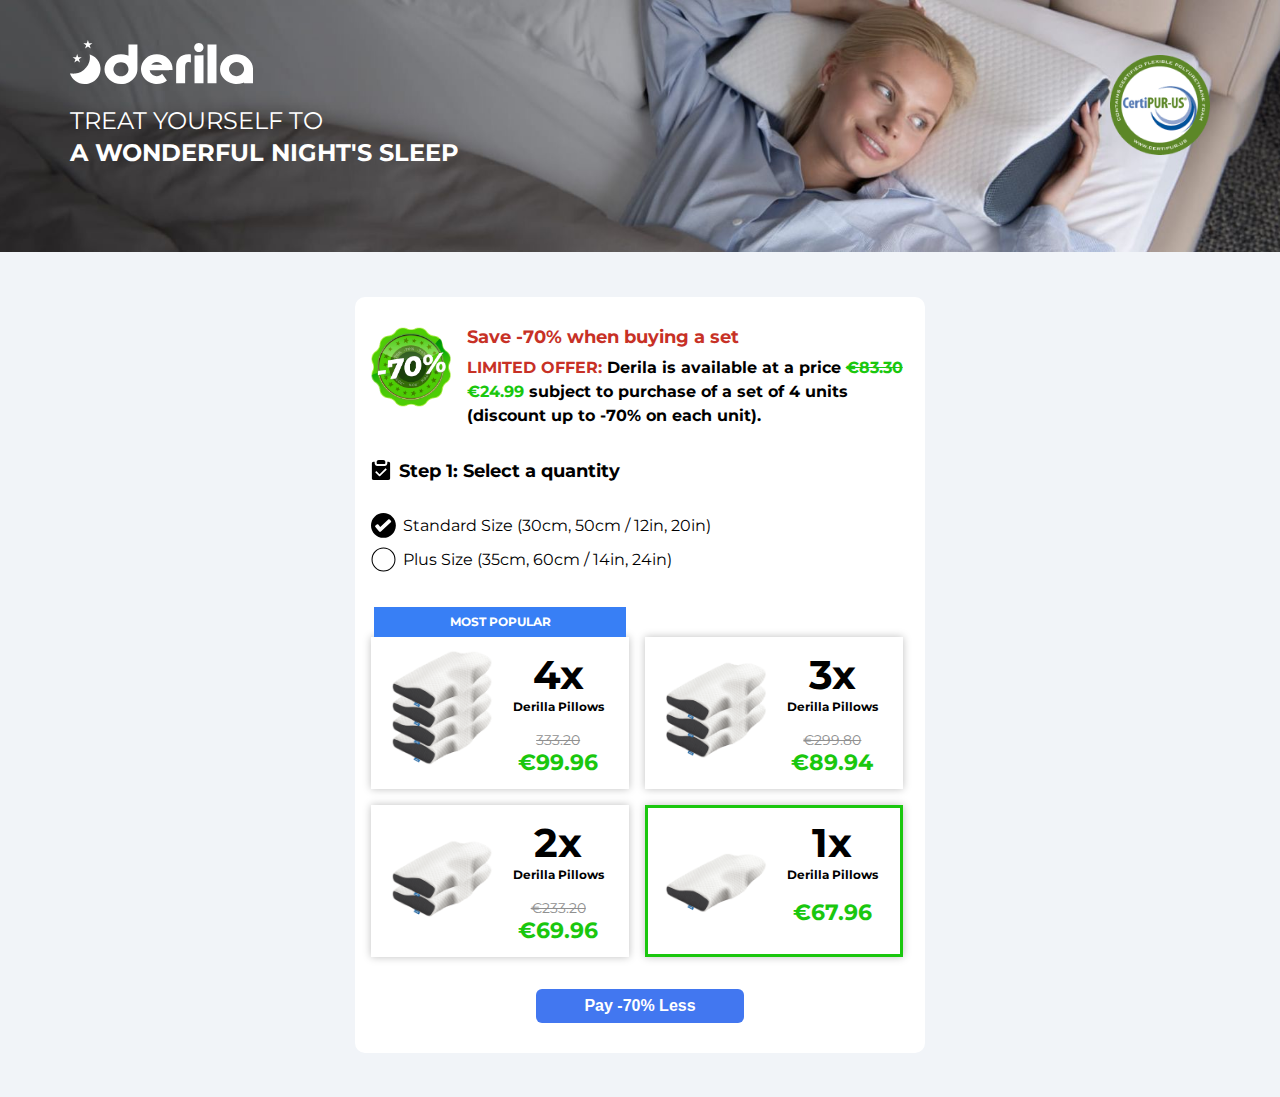
<file: payment.html>
<!DOCTYPE html>
<html lang="en">
  <head>
    <meta charset="UTF-8" />
    <meta name="viewport" content="width=device-width, initial-scale=1.0" />

    <link
      href="https://fonts.googleapis.com/css2?family=Montserrat:ital,wght@0,100..900;1,100..900&display=swap"
      rel="stylesheet"
    />
    <link rel="stylesheet" href="styles/styles.css" />
    <link rel="stylesheet" href="styles/payment.css" />

    <script
      src="https://code.jquery.com/jquery-3.7.1.min.js"
      integrity="sha256-/JqT3SQfawRcv/BIHPThkBvs0OEvtFFmqPF/lYI/Cxo="
      crossorigin="anonymous"
    ></script>

    <script src="payment.js"></script>

    <title>Payment</title>
  </head>
  <body>
    <header>
      <div class="container">
        <div class="payment-header">
          <div class="left">
            <a href="/"><img src="img/logo-white.svg" alt="" /></a>
            <div>TREAT YOURSELF TO</div>
            <div><strong>A WONDERFUL NIGHT'S SLEEP </strong></div>
          </div>
          <div class="right">
            <img src="img/payment/badge.png" alt="" width="100" height="100" />
          </div>
        </div>
      </div>
    </header>

    <main>
      <div class="container">
        <div class="left">
          <div class="discount">
            <img
              src="img/payment/discount-badge.png"
              alt=""
              width="80"
              height="80"
            />
            <div>
              <h4 class="text-red">Save -70% when buying a set</h4>
              <div>
                <span class="text-red">LIMITED OFFER:</span> Derila is available
                at a price
                <span class="text-green"><s>€83.30</s> €24.99</span> subject to
                purchase of a set of 4 units (discount up to -70% on each unit).
              </div>
            </div>
          </div>

          <form class="payment-form" id="paymentForm">
            <div class="step">
              <img src="img/payment/select.svg" alt="" width="20" height="20" />
              Step 1: Select a quantity
            </div>
            <div class="choose-size">
              <input type="radio" name="size" id="size1" checked />
              <label for="size1">Standard Size (30cm, 50cm / 12in, 20in)</label>
              <input type="radio" name="size" id="size2" />
              <label for="size2">Plus Size (35cm, 60cm / 14in, 24in)</label>
            </div>

            <div class="choose-qty">
              <input type="radio" name="qty" id="qty4" />
              <label for="qty4" class="qty-item">
                <div class="popular">Most popular</div>
                <img src="img/payment/4.png" alt="" />
                <div>
                  <div class="qty">4x</div>
                  <div class="name">Derilla Pillows</div>
                  <div class="old-price"><s>333.20</s></div>
                  <div class="price">€99.96</div>
                </div>
              </label>
              <input type="radio" name="qty" id="qty3" />
              <label for="qty3" class="qty-item">
                <img src="img/payment/3.png" alt="" />
                <div>
                  <div class="qty">3x</div>
                  <div class="name">Derilla Pillows</div>
                  <div class="old-price"><s>€299.80</s></div>
                  <div class="price">€89.94</div>
                </div>
              </label>
              <input type="radio" name="qty" id="qty2" />
              <label for="qty2" class="qty-item">
                <img src="img/payment/2.png" alt="" />
                <div>
                  <div class="qty">2x</div>
                  <div class="name">Derilla Pillows</div>
                  <div class="old-price"><s>€233.20</s></div>
                  <div class="price">€69.96</div>
                </div>
              </label>
              <input type="radio" name="qty" id="qty1" checked />
              <label for="qty1" class="qty-item">
                <img src="img/payment/1.png" alt="" />
                <div>
                  <div class="qty">1x</div>
                  <div class="name">Derilla Pillows</div>
                  <div class="price">€67.96</div>
                </div>
              </label>
            </div>

            <div class="text-center">
              <button
                type="submit"
                class="cta-btn cta-btn-small"
                style="border: none"
              >
                Pay -70% Less
              </button>
            </div>
          </form>
        </div>
      </div>
    </main>
  </body>
</html>
</file>
<file: styles/styles.css>
*{box-sizing:border-box}html,body{margin:0;padding:0;box-sizing:content-box}body{font-family:"Montserrat",sans-serif;font-optical-sizing:auto;font-weight:400;font-style:normal;overflow-x:hidden;padding:0 0 44px}.container{width:100%;margin-right:auto;margin-left:auto;padding:0 40px;max-width:1220px}h1{font-size:3rem;line-height:1.17;margin:0}h2{font-size:3rem;line-height:1.17;margin:0}h3{font-size:2rem;line-height:1.17;margin:0}h4{font-size:1.175rem;line-height:1.17;margin:0}.cta-btn{display:inline-block;font-size:1.5rem;font-weight:700;padding:.5rem 2.5rem;background-color:#4277f0;border-radius:.375rem;color:#fff;text-decoration:none;transition:all ease 200ms;text-align:center}.cta-btn:hover{transform:scale(1.05)}.cta-btn-small{padding:.5rem 3rem;font-size:1rem}.text-center{text-align:center}.header{background:#fff;padding:16px 40px 13px}.header .container{display:flex;justify-content:space-between;align-items:center}.header .logo img{width:150px;height:40px}.header .right{display:flex;align-items:center;gap:2rem}.header .flag img{width:32px}.header nav ul{list-style:none;display:flex;gap:18px}.header nav ul a{color:#000;text-decoration:none;text-transform:uppercase}.header nav ul li:last-child a{font-weight:700;text-decoration:underline}.header button{border:none;background:none}.section-1{background:url(../img/section-1/bg.jpg) center no-repeat;background-size:cover;height:800px;position:relative;z-index:2}.section-1 .cta{color:#fff;padding:5rem 0;font-weight:700;text-align:center;max-width:700px;margin:0 -40px}.section-1 .cta .stars{max-width:150px}.section-1 .cta h1{margin:.375rem 0 1.375rem}.section-1 .cta .cta-text-sm{font-size:.875rem;line-height:1.2rem}.section-1 .cta .cta-text-md{font-size:2rem}.section-1 .cta .cta-text-lg{font-size:6rem;line-height:6.2rem}.section-1 .cta .cta-btn-wrapper{display:inline-block;margin:2rem 0 1.375rem}.section-1 .channels{margin:2.725rem 0 0;padding:0 12px;color:#fff}.section-1 .channels .channels-images{display:flex;gap:1.25rem;justify-content:space-between;align-items:center}.section-1 .channels .channels-images img{max-width:128px;max-height:60px}.section-1 .channels p{margin:2.725rem auto;text-align:center}.section-2{text-align:center;padding:3.5rem;overflow:hidden}.section-2 h1,.section-2 p,.section-2 .lists{position:relative;z-index:2}.section-2 p{margin:1.5rem 0;line-height:1.5rem}.section-2 .video-wrapper{height:400px}.section-2 .video-container{width:100%;height:100%}.section-2 .video{margin:-1.5rem 0 0;position:relative;z-index:1;width:100%;height:100%;transform:scale(2.5)}.section-2 .lists{margin:1.2rem auto 0;display:flex;gap:2rem;justify-content:space-between;align-items:start;text-align:left;max-width:940px}.section-2 .lists>div{width:33.3%}.section-2 .lists ul{padding:0 0 0 1rem;line-height:1.4rem}.cta-fixed-block{position:relative;z-index:10;height:47px}.cta-fixed-block .scrollable{background:#f2f2f2;padding:.875rem 0}.cta-fixed-block .scrollable.fixed{position:fixed;z-index:10;top:0;width:100%;max-width:2000px}.cta-fixed-block .container{display:flex;gap:3rem;justify-content:space-between;align-items:center}.cta-fixed-block .logo-stars{display:flex;gap:1.825rem;align-items:center}.cta-fixed-block .logo img{width:150px;height:40px}.cta-fixed-block .stars{max-width:150px}.section-3{position:relative;z-index:2;background:url(../img/section-3/bg.jpg) center no-repeat;background-size:cover;color:#fff;padding:5rem 0}.section-3 .container{padding:0;max-width:1250px}.section-3 .opinion{width:46%;margin-left:51.5%}.section-3 .opinion h1{margin:0 0 1.875rem}.section-3 .opinion p{line-height:1.5rem;margin:0}.section-3 .link-wrapper{display:flex;align-items:center;gap:2rem}.section-3 .link-wrapper a{color:#fff;font-weight:700;text-decoration:none;text-transform:uppercase;border:1px solid #fff;border-radius:10px;padding:1rem .825rem}.section-3 .link-wrapper img{max-width:140px}.section-4{padding:5.125rem 0 5rem}.section-4 h1{text-align:center}.section-4 .no-pain{position:relative;display:grid;grid-template-columns:46% 48.5%;gap:2rem;justify-content:space-between;align-items:center;margin:2.375rem 0 0}.section-4 .no-pain>div{position:relative;z-index:2}.section-4 .no-pain .bg-number{max-width:350px;position:absolute;z-index:1;top:0;left:-11%}.section-4 .no-pain h2{margin:0 0 1.5rem;max-width:500px}.section-4 .no-pain p{margin:0 0 1.5rem;line-height:1.5rem}.section-4 .no-pain img{max-width:100%;height:auto}.section-5{position:relative;z-index:2;background:url(../img/section-5/bg.jpg) center no-repeat;background-size:cover;padding:4.875rem 0 0}.section-5 .sleep-score{position:relative;display:grid;gap:2rem;grid-template-columns:55% 45%}.section-5 .sleep-score .bg-number{max-width:350px;position:absolute;z-index:1;top:0;left:-11%}.section-5 .sleep-score .text{align-self:center}.section-5 .sleep-score .text h2{max-width:400px;margin:2rem 0}.section-5 .sleep-score .text p{max-width:550px;margin:0 0 2rem;line-height:1.5rem}.section-5 .phone{position:relative;max-width:421px}.section-5 .phone .score{position:absolute;top:34.5%;left:50%;transform:translateX(-53%);font-size:5rem;font-weight:700;color:#fff}.section-5 .phone img{display:block;max-width:421px}.section-6{padding:2.5rem 0 1.625rem}.section-6 h2{text-align:center;margin:0 0 2.5rem}.section-6 .pillows{position:relative;display:grid;grid-template-columns:50% 50%;gap:1.5rem}.section-6 .pillows .bg-number{max-width:350px;position:absolute;z-index:1;top:0;left:-11%}.section-6 .pillows h4{margin:1rem 0 0}.section-6 .pillows p{line-height:1.5rem}.section-6 .pillows img{max-width:97%;height:auto}.section-7{padding:2.5rem 0 4.325rem;background-color:#f2f2f2}.section-7 .positions{position:relative}.section-7 .positions .bg-number{max-width:350px;position:absolute;z-index:1;top:0;right:-5.5%}.section-7 .positions .grid{display:flex;justify-content:space-between;gap:5.475rem;align-items:center}.section-7 .positions .grid .photos{display:grid;grid-template-columns:50% 50%;gap:1rem;text-align:center;padding:2.4rem 0 0}.section-7 .positions .grid .photos img{max-width:100%;height:auto}.section-7 .positions .grid .photos strong{display:block;margin:.875rem 0}.section-7 .positions .grid .text h2{margin:2rem 0}.section-7 .positions .grid .text p{line-height:1.5rem;max-width:500px;margin:0 0 2rem}.section-8{padding:2.725rem 0 4.875rem}.section-8 h1{text-align:center}.section-8 .no-pain{position:relative;display:grid;grid-template-columns:46% 48.5%;gap:2rem;justify-content:space-between;align-items:center;margin:2.375rem 0 0}.section-8 .no-pain>div{position:relative;z-index:2}.section-8 .no-pain .bg-number{max-width:350px;position:absolute;z-index:1;top:0;left:-11%}.section-8 .no-pain h2{margin:1rem 0 1.5rem;max-width:500px}.section-8 .no-pain p{margin:0 0 1.5rem;line-height:1.5rem}.section-8 .no-pain img{max-width:100%;height:auto}.section-9{background:url(../img/section-9/bg.jpg) center no-repeat;background-size:cover;padding:5rem 0 6rem;color:#fff}.section-9 .standart{max-width:550px}.section-9 .standart h2{margin:0 0 1.5rem}.section-9 .standart p{margin:0 0 1.5rem;line-height:1.5rem}.section-10{padding:5rem 0 7.5rem}.section-10 .sizes{display:grid;gap:2rem;grid-template-columns:49.5% 50.5%}.section-10 .sizes h2{margin:0 0 1.5rem}.section-10 .sizes p{line-height:1.5rem;max-width:520px;margin:0 0 1.4rem}.section-10 .sizes .sizes-img{position:relative}.section-10 .sizes .sizes-img .img-container{position:absolute;padding:0 0 3rem}.section-10 .sizes .sizes-img label{position:absolute;bottom:-2.3rem;left:0;z-index:2;border:1px solid #d4d4d4;color:#d4d4d4;padding:.625rem 1rem;width:47%;text-align:center;cursor:pointer;border-radius:.5rem;transition:all ease-in 100ms}.section-10 .sizes .sizes-img label.size2{left:auto;right:0}.section-10 .sizes .sizes-img img{display:none;max-width:90%;height:auto}.section-10 .sizes .sizes-img input{display:none}.section-10 .sizes .sizes-img input:checked+img{display:block}.section-10 .sizes .sizes-img input:is(#size1):checked~label:is(.size1),.section-10 .sizes .sizes-img input:is(#size2):checked~label:is(.size2){background-color:#d4d4d4;color:#000;font-weight:700}.section-11{padding:2.5rem 0 2.375rem;background-color:#f2f2f2}.section-11 h2{text-align:center;margin:0 0 1.5rem}.section-11 .video{float:none;clear:both;width:100%;position:relative;padding-bottom:56.25%;padding-top:25px;height:0}.section-11 .video iframe{position:absolute;top:0;left:0;width:100%;height:100%}.section-12{padding:2.5rem;background:url(../img/section-12/bg.jpg) center no-repeat;background-size:cover;color:#fff;height:495px;overflow:hidden}.section-12 .tiktok{display:grid;grid-template-columns:48.5% 50%;gap:2rem}.section-12 .tiktok .tiktok-video{position:relative;height:100%}.section-12 .tiktok .tiktok-video .phone-img{position:absolute;z-index:3;top:0;left:50%;transform:translateX(-50%);width:300px}.section-12 .tiktok .tiktok-video .screen-icons{position:absolute;z-index:3;top:50px;left:50%;transform:translateX(-50%);width:250px}.section-12 .tiktok .tiktok-video .video{position:absolute;z-index:2;top:15px;left:50%;transform:translateX(-50%);width:300px;overflow:hidden;border-radius:3rem}.section-12 .tiktok .tiktok-video .video video{width:100%}.section-12 .tiktok .text h3{margin:0 0 1.5rem}.section-12 .tiktok .text p{max-width:550px;margin:0 0 1.625rem;line-height:1.5rem}.section-12 .tiktok .text img{max-width:250px;margin:2.5rem 0 1.5rem}.section-13{padding:5rem}.section-13 h2{text-align:center}.section-13 .bars{max-width:1018px;margin:1rem auto}.section-13 .bar{display:flex;justify-content:space-between;gap:2rem;width:100%}.section-13 .bar .name{width:100px;padding-top:3px}.section-13 .bar .value{width:40px;text-align:right;padding-top:4px}.section-13 .bar-wrapper{width:100%;height:27px;background-color:#f2f2f5;margin:0 0 1.0625rem}.section-13 .bar-wrapper .bar-inner1{background-color:#00b67a;width:74%;height:100%}.section-13 .bar-wrapper .bar-inner2{background-color:#89cc41;width:23%;height:100%}.section-13 .bar-wrapper .bar-inner3{background-color:#b9b9b9;width:3%;height:100%}.section-13 .reviews{display:flex;flex-wrap:wrap;gap:1rem;margin:1.5rem 0 0}.section-13 .review{background-color:#f2f2f2;padding:1rem;width:calc(33.33% - 3rem)}.section-13 .review .verified{background:url(../img/verified.svg) left center no-repeat;padding:0 0 0 1.5rem;color:#1ac70e;margin:.8rem 0}.section-13 .review img{max-width:100%;height:auto}.section-13 .review .stars img{max-width:120px}.section-13 .cta{text-align:center;margin:2.5rem 0 0}.section-14{padding:2.5rem 0 3.5rem;background-color:#f2f2f2}.section-14 h3{text-align:center}.section-14 .faq{margin:2.625rem 0 0;border-top:1px solid #e7e7e7}.section-14 .faq .item{position:relative;padding:1.25rem 0;border-bottom:1px solid #e7e7e7}.section-14 .faq .item .icon{position:absolute;left:.5rem;top:1.4rem;transition:all ease-in 100ms}.section-14 .faq .item label{padding:0 0 0 2.5rem;font-size:1.125rem;line-height:1.45;font-weight:700;cursor:pointer}.section-14 .faq .item input{display:none}.section-14 .faq .item p{padding:0 0 0 2.5rem;display:none;line-height:1.5rem}.section-14 .faq .item input:checked~p{display:block}.section-14 .faq .item input:checked~.icon{transform:rotate(-180deg)}.section-15{background:url(../img/section-15/bg.jpg) center no-repeat;background-size:cover;padding:11rem 0 11.625rem;color:#fff}.section-15 h2{margin:0 0 2rem}footer{background-color:#393939;color:#fff;padding:1.75rem 0}footer .navs{display:flex;justify-content:space-between;gap:2rem;margin:1.625rem 0 0;max-width:1040px}footer .navs>div{width:25%}footer .navs h4{text-transform:uppercase;font-size:1rem}footer .navs ul{list-style:none;margin:1rem 0;padding:0}footer .navs ul a{color:#fff;opacity:.5;text-decoration:none;line-height:1.725rem}footer .navs .contacts{margin:.5rem 0;color:#fff;opacity:.5;line-height:2rem}footer .navs .contacts a{color:#fff;text-decoration:none}footer .navs .contacts svg{width:24px;display:inline-block;position:relative;top:7px;margin:0 5px 0 0}.copyright{display:flex;justify-content:space-between;align-items:center;gap:12rem;padding:1rem 0}.copyright>div{width:50%}.copyright .logos{display:flex;align-items:center;gap:1rem}.copyright img{display:inline-block;max-width:60px}.floating-banner{visibility:hidden;position:fixed;z-index:10;bottom:0;left:0;right:0;background-color:#f2f2f2;width:100%;height:44px;color:#051931}.floating-banner.shown{visibility:visible}.floating-banner .container{display:flex;justify-content:center;align-items:center;gap:.5rem;height:100%}.floating-banner .timer{font-weight:700;background:#ff8a00;border-radius:.2rem;padding:.2rem .4rem;color:#fff}.cta-fixed-block,section,footer{width:100vw;max-width:2000px;margin:0 auto}.show-mobile{display:none}@media(max-width: 1140px){.container{max-width:100%;padding:0}.cta-fixed-block .scrollable,footer,section{padding-left:20px !important;padding-right:20px !important}section{overflow-x:hidden}}@media(max-width: 1024px){.section-13 .review{width:calc(33.33% - 1rem)}.section-4 .bg-number,.section-5 .bg-number,.section-6 .bg-number,.section-8 .bg-number,.section-7 .bg-number{left:0 !important;top:0 !important;max-width:100px !important}.section-6 .bg-number{top:-110px !important}.show-mobile.hidden{display:none}}@media(max-width: 1023px){.container{max-width:720px}.section-1{height:730px}.section-1 .cta{margin:0 auto;padding:5rem 0 0}.section-1 .channels .channels-images img{max-width:70px;height:auto}.section-1 .carousel-images .slick-slide{display:flex;align-items:center;justify-content:center;text-align:center;padding:0 2rem}.section-1 .carousel-images img{margin:0 auto;max-height:50px;max-width:100%}.section-2 .video-wrapper{height:300px}.section-3{background-position:35% center}.section-3 .link-wrapper{margin:2rem 0 0;flex-direction:column}.section-4 .no-pain{align-items:flex-start}.section-5 .sleep-score{grid-template-columns:50% 50%}.section-5 .phone img{max-width:350px}.section-5 .phone .score{font-size:4rem;left:48%}.section-7 .positions .grid{align-items:flex-start}.section-7 .positions .grid .photos{max-width:40%}.section-8 .no-pain{align-items:flex-start}.section-10 .sizes .sizes-img label{width:48%}.section-10 .sizes h2,.section-10 .sizes p{max-width:320px}.section-12{height:600px}.section-13 .bars{max-width:600px}footer .navs{display:grid;grid-template-columns:50% 50%}footer .navs>div{width:60%}.copyright{gap:0}.hide-mobile{display:none !important}.show-mobile{display:block}nav.show-mobile ul{margin:3rem 0 1rem;text-align:center;flex-direction:column}.mobile-menu{height:0;overflow:hidden;transition:all ease-in 200ms}.read-more,.mobile-menu-button{cursor:pointer}input.mobileMenuTrigger{display:none}input.mobileMenuTrigger:checked+.mobile-menu{height:150px}.section-7 .show-mobile,.floating-banner .show-mobile{display:none}}@media(max-width: 767px){.show-mobile.hidden{display:block}h1{font-size:2.5rem}h2{font-size:2rem}.header .logo img{max-width:105px}.section-1{height:auto;background-image:url(../img/section-1/bg-mobile.webp);background-position:top center}.section-1 .cta{padding:1.25rem 0 0}.section-1 .cta h1{font-size:1.8rem !important;margin-bottom:10rem}.section-1 .channels .channels-images{flex-wrap:wrap}.section-1 .carousel-images .slick-slide{display:flex;align-items:center;justify-content:center;text-align:center;padding:0 2rem}.section-1 .carousel-images img{margin:0 auto;max-height:50px;max-width:100%}.section-1 .channels p{margin:1rem 0 2rem}.cta-fixed-block{display:none}.section-2 .video-wrapper{height:160px}.section-2 .lists{flex-direction:column}.section-2 .lists>div{width:100%}.section-2 .lists strong{font-size:1.3rem;text-align:center;display:block}.section-2 li{list-style:none}.section-2 li::before{content:"";display:inline-block;height:19px;width:18px;background-image:url(../img/list.svg);margin:0 .5rem 0 0;position:relative;top:4px}.section-3{background-image:url(../img/section-3/bg-mobile.jpg);background-position:30% top;padding:3rem 0}.section-3 .opinion{margin:0;width:100%}.section-3 .opinion .top-img{display:flex;justify-content:flex-end;margin:0 0 2rem}.section-3 .opinion .top-img img{max-width:150px}.section-3 h1{text-align:center}.section-4{padding:3rem 0;position:relative}.section-4 .bg-number{margin:35px 20px}.section-4 .no-pain{position:static;display:flex;flex-direction:column-reverse}.section-5{padding:3rem 0 0}.section-5 .sleep-score{display:flex;flex-direction:column}.section-5 .sleep-score .text h2{text-align:center;margin-top:.5rem;font-size:2.5rem}.section-5 .phone{display:flex;justify-content:center}.section-5 label{font-weight:600}.section-5 .readmore-p,.section-5 input[type=checkbox],.section-5 input:checked~label{display:none}.section-5 input:checked~.readmore-p{display:block}.section-6 .pillows{display:flex;flex-direction:column}.section-7 .positions .grid{flex-direction:column-reverse;gap:0}.section-7 .positions .grid .photos{display:block;max-width:100%}.section-7 .positions .grid a.show-mobile{margin:2rem auto -2rem}.section-8{padding:1rem 0 3rem}.section-8 .no-pain{display:flex;flex-direction:column}.section-8 label{font-weight:600}.section-8 .readmore-p,.section-8 input[type=checkbox],.section-8 input:checked~label{display:none}.section-8 input:checked~.readmore-p{display:block}.section-9,.section-10,.section-13{padding:3rem 0}.section-9{background-image:url(../img/section-9/bg-mobile.jpg);background-position:top center}.section-9 h2{font-size:2.4rem;text-align:center;margin:0 0 15rem !important}.section-9 label{font-weight:600}.section-9 .readmore-p,.section-9 input[type=checkbox],.section-9 input:checked~label{display:none}.section-9 input:checked~.readmore-p{display:block}.section-10 h2{margin:0 0 2rem}.section-10 .sizes{grid-template-columns:100%}.section-10 .sizes .sizes-img{height:350px}.section-10 .sizes .sizes-img label{width:100%}.section-10 .sizes .sizes-img .size2{bottom:-6rem}.section-10 .sizes h2,.section-10 .sizes p{max-width:100%}.section-12{padding:3rem 0 6rem;height:1200px}.section-12 .tiktok{display:flex;flex-direction:column-reverse;gap:2rem}.section-12 .tiktok .btn-mobile{position:absolute;top:650px;left:0;right:0}.section-12 .text{text-align:center}.section-13 .bar .name{width:140px}.section-13 .review{width:100%;display:none}.section-13 label{background:#00b67a;padding:.5rem 3rem;margin:1rem auto 0;color:#fff;border-radius:.3rem;font-weight:700;text-transform:uppercase}.section-13 .review:nth-child(1),.section-13 .review:nth-child(2),.section-13 .review:nth-child(3){display:block}.section-13 input:checked~label{display:none}.section-13 input:checked~.review{display:block}.section-14 .faq .item label{display:block}.section-15{padding:16rem 0 2rem;text-align:center;background:url(../img/section-15/bg-mobile.jpg) center top 35% no-repeat;background-size:cover}.section-15 h2{font-size:2.3rem}footer .container{padding:0 40px}footer .navs{grid-template-columns:100%}footer .navs>div{width:100%}.footer-logo{display:block;padding:2rem 0;text-align:center;border-bottom:1px solid #d4d4d4}.copyright{display:block;text-align:center}.copyright>div{width:100%;margin:1rem 0}.section-7 .show-mobile,.floating-banner .show-mobile{display:block;max-width:220px;margin:0 auto}.floating-banner{padding:.5rem 2rem 0;height:80px;font-size:11px;text-align:center}.floating-banner .container{height:40px}}
</file>
<file: styles/payment.css>
body{background-color:#f1f4f8}header{background:url(../img/payment/bg-desktop.jpg) center no-repeat;background-size:cover;padding:2rem 0 4.425rem}.text-red{color:#c73126}.text-green{color:#1ac70e}.payment-header{display:flex;justify-content:space-between;align-items:center;color:#fff;font-size:1.5rem;line-height:1.5rem}.payment-header div{margin:.5rem 0}.payment-header div .right{align-self:flex-end}.payment-header a{display:block;margin:0 0 1.25rem}.payment-header a img{width:183px;height:45px}main{margin:2.825rem 0 0}main .container{display:flex;justify-content:center}main .left{width:50%;background-color:#fff;border-radius:10px;padding:1.875rem 1rem}main .discount{display:flex;gap:1rem;font-weight:bold;line-height:1.5rem;margin:0 0 2rem}main .discount h4{font-size:1.1rem;margin:0 0 .5rem}main .payment-form .step{display:flex;gap:.5rem;align-items:center;margin:0 0 2rem;font-size:1.1rem;font-weight:bold}main .payment-form .choose-size{margin:0 0 1rem}main .payment-form .choose-size input[type=radio]{display:none}main .payment-form .choose-size label{display:block;background:url("../img/payment/radio-unchecked.svg") left center no-repeat;background-size:25px 25px;padding-left:2rem;line-height:26px;margin:.5rem 0;font-size:1rem;cursor:pointer}main .payment-form .choose-size input:checked+label{background:url("../img/payment/radio-checked.svg") left center no-repeat;background-size:25px 25px}main .payment-form .choose-qty{margin:4rem 0 2rem;display:grid;grid-template-columns:48% 48%;gap:1rem}main .payment-form .choose-qty .qty-item{box-shadow:0 0 8px rgba(0,0,0,.25);border:3px solid #fff;cursor:pointer;display:grid;grid-template-columns:50% 50%;text-align:center;font-weight:bold;font-size:12px;padding:.625rem;position:relative}main .payment-form .choose-qty .qty-item img{max-width:100%;height:auto}main .payment-form .choose-qty .qty-item .qty{font-size:40px}main .payment-form .choose-qty .qty-item .name{height:2rem}main .payment-form .choose-qty .qty-item .old-price{font-size:14px;color:#909090;font-weight:normal}main .payment-form .choose-qty .qty-item .price{font-size:22px;color:#1ac70e}main .payment-form .choose-qty .qty-item .popular{background:#387ff5;color:#fff;font-weight:bold;position:absolute;top:-33px;width:100%;height:30px;line-height:30px;text-transform:uppercase}main .payment-form .choose-qty input[type=radio]{display:none}main .payment-form .choose-qty input:checked+label{border:3px solid #1ac70e}@media(max-width: 1140px){.container{max-width:100%;padding:0 40px}}@media(max-width: 1023px){.container{padding:0 20px}main .container .left{width:100%}}@media(max-width: 767px){main .container{grid-template-columns:100%}main .payment-form .choose-qty{grid-template-columns:100%}header{height:425px;background-position:left 60% center}.payment-header a{margin:0 0 5rem}}
</file>
